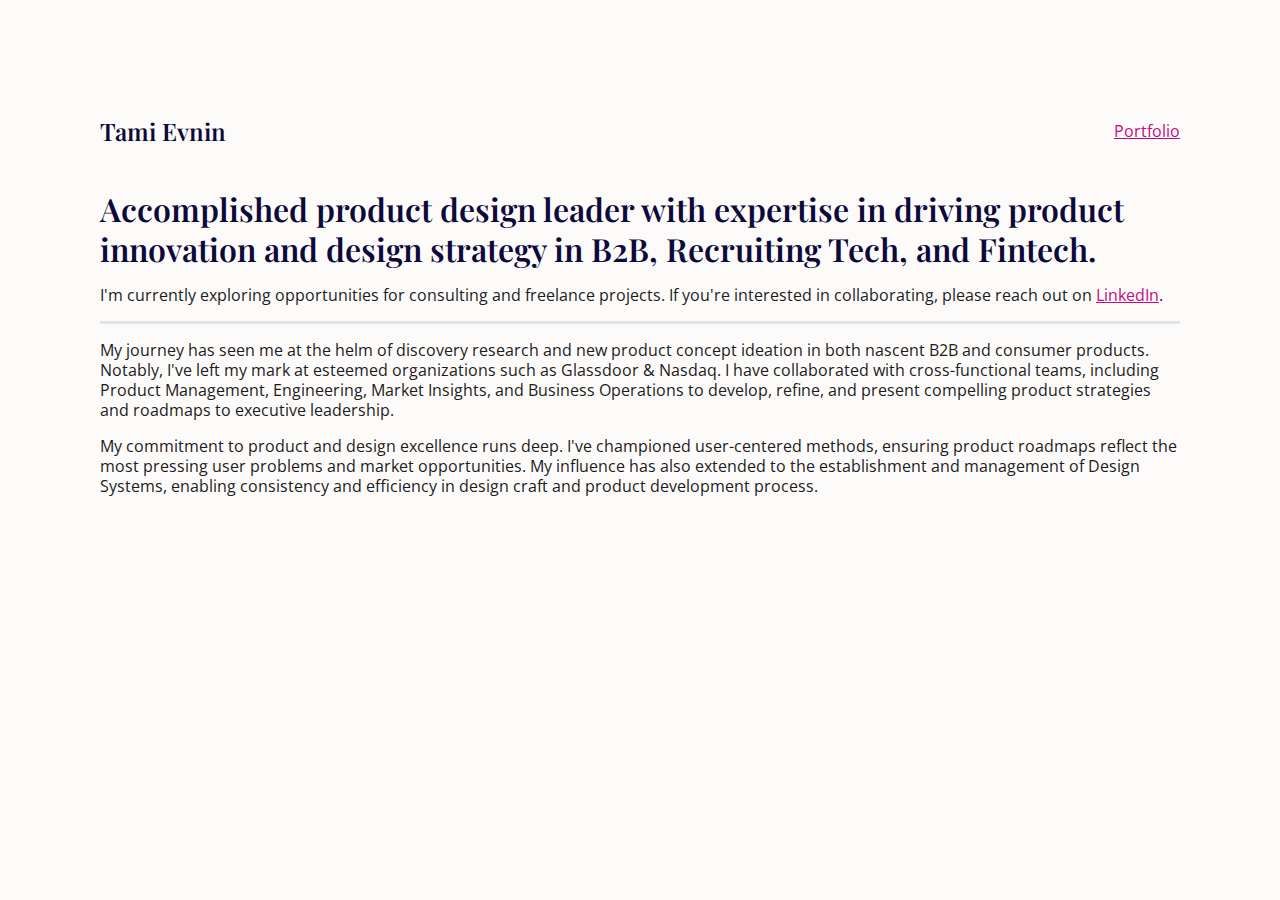
<file: index.html>
<!DOCTYPE html>
<html>
    <head>
        <meta charset="UTF-8">
        <meta name="viewport" content="width=device-width, initial-scale=1.0">
        <title>Tami Evnin - Portfolio</title>
        <link rel="preconnect" href="https://fonts.googleapis.com">
        <link rel="preconnect" href="https://fonts.gstatic.com" crossorigin>
        <link href="https://fonts.googleapis.com/css2?family=Noto+Color+Emoji&family=Open+Sans:wght@400;600;700;800&family=Playfair+Display:wght@400;600;700;900&display=swap" rel="stylesheet">
        <link rel="stylesheet" href="styles.css">
      </head>
<body>

    <header>
        <h1>Tami Evnin</h1>
        <nav>
            <!-- <a href="#">Home</a> -->
            <a href="portfolio/index.html">Portfolio</a>
        </nav>
    </header>

 

    <h2>Accomplished product design leader with expertise in driving product innovation and design strategy in B2B, Recruiting Tech, and Fintech.</h2>

    <p>I'm currently exploring opportunities for consulting and freelance projects. If you're interested in collaborating, please reach out on <a href="https://www.linkedin.com/in/tamiiiiiiiiiiii/">LinkedIn</a>.</p>

    <div class="divider"></div>
    <p>My journey has seen me at the helm of discovery research and new product concept ideation in both nascent B2B and consumer products. Notably, I've left my mark at esteemed organizations such as Glassdoor & Nasdaq. I have collaborated with cross-functional teams, including Product Management, Engineering, Market Insights, and Business Operations to develop, refine, and present compelling product strategies and roadmaps to executive leadership.</p>

    <p>My commitment to product and design excellence runs deep. I've championed user-centered methods, ensuring product roadmaps reflect the most pressing user problems and market opportunities. My influence has also extended to the establishment and management of Design Systems, enabling consistency and efficiency in design craft and product development process.</p>

    <script src="script.js"></script>
    
</p>
</body>
</html>
</file>
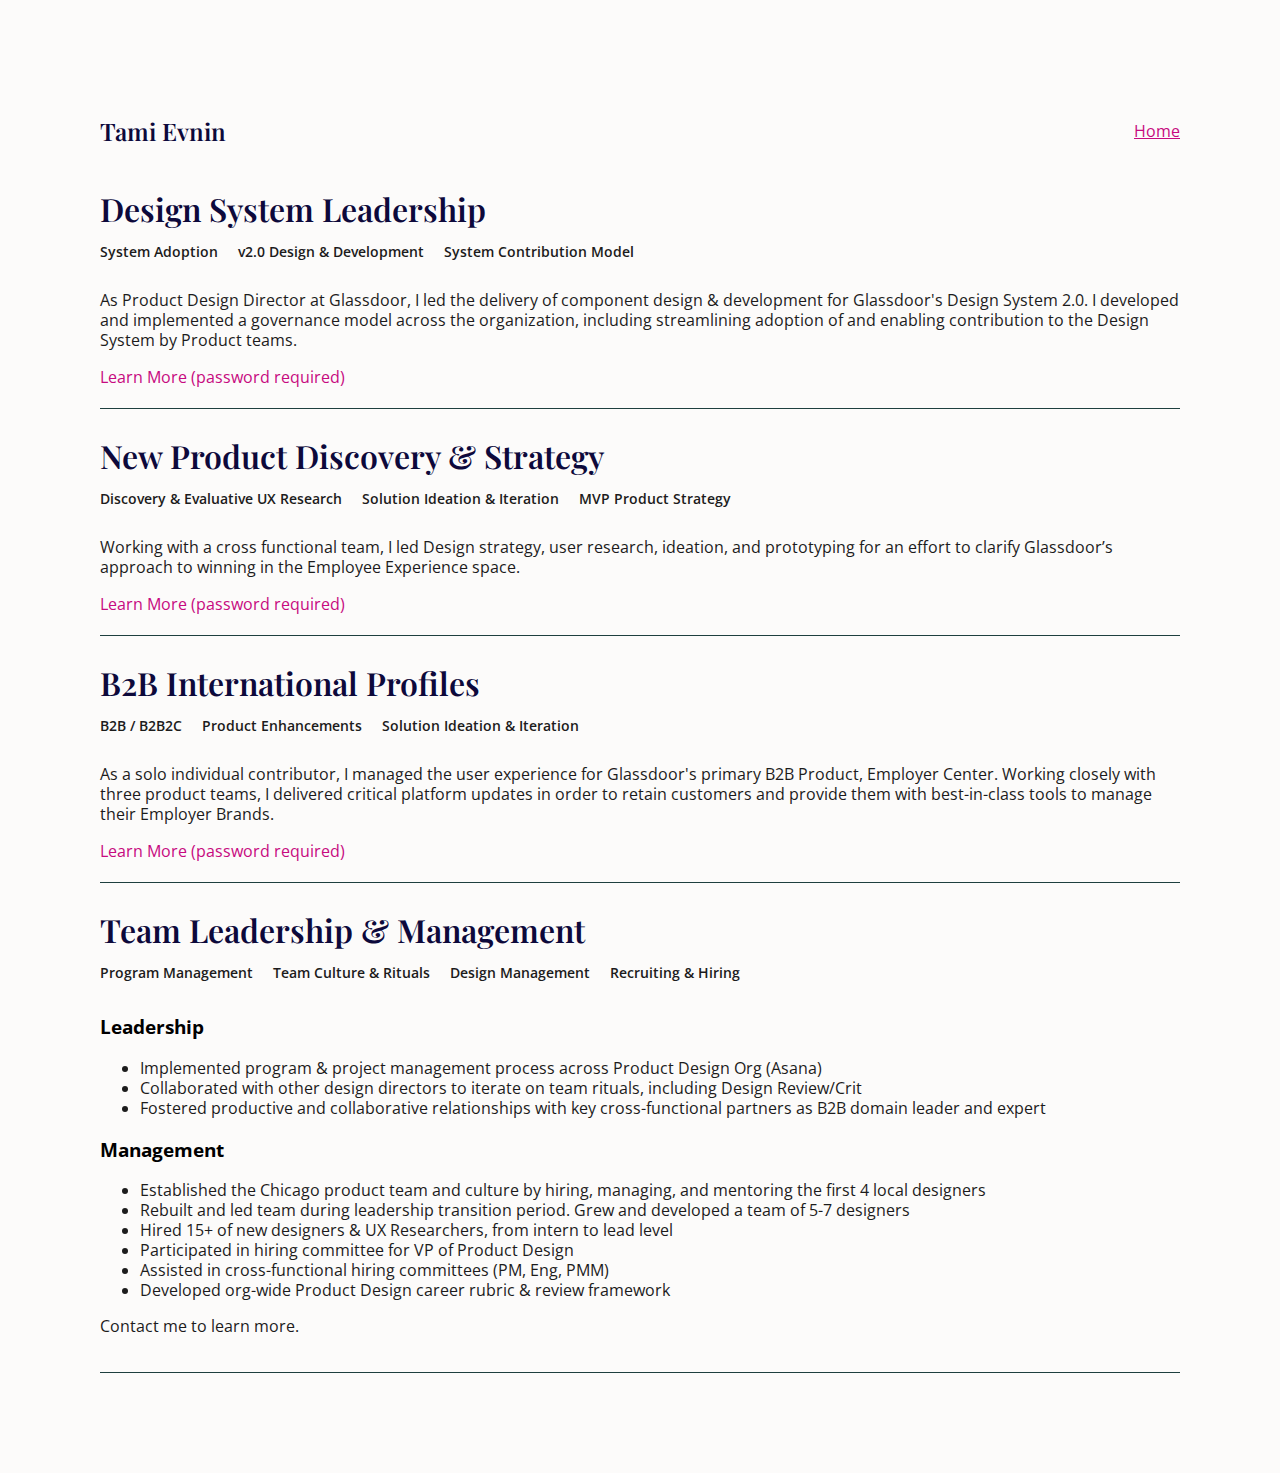
<file: portfolio/index.html>
<!DOCTYPE html>
<html lang="en">
<head>
  <meta charset="UTF-8">
  <meta name="viewport" content="width=device-width, initial-scale=1.0">
  <title>Tami Evnin - Portfolio</title>
  <link rel="preconnect" href="https://fonts.googleapis.com">
  <link rel="preconnect" href="https://fonts.gstatic.com" crossorigin>
  <link href="https://fonts.googleapis.com/css2?family=Noto+Color+Emoji&family=Open+Sans:wght@400;600;700;800&family=Playfair+Display:wght@400;600;700;900&display=swap" rel="stylesheet">
  <link rel="stylesheet" href="../styles.css">

</head>
<body>
  <!-- Your content goes here -->

    <header>
        <h1>Tami Evnin</h1>
        <nav>
            <a href="../index.html">Home</a>
            <!-- <a href="portfolio/index.html">Portfolio</a> -->
        </nav>
    </header>

  
    <div class="project">
        <h2>Design System Leadership</h2>
        <div class="tags">
            <p class="tag">System Adoption</p>
            <p class="tag">v2.0 Design & Development</p>
            <p class="tag">System Contribution Model</p>
        </div>
        <p>As Product Design Director at Glassdoor, I led the delivery of component design & development for Glassdoor&apos;s Design System 2.0. I developed and implemented a governance model across the organization, including streamlining adoption of and enabling contribution to the Design System by Product teams.</p>

        <button onclick="checkPassDS()">Learn More &#40;password required&#41;</button>
    </div>

    <div class="project">
        <h2>New Product Discovery & Strategy</h2>
        <div class="tags">
            <p class="tag">Discovery & Evaluative UX Research</p>
            <p class="tag">Solution Ideation & Iteration</p>
            <p class="tag">MVP Product Strategy</p>
        </div>
        <p>Working with a cross functional team, I led Design strategy, user research, ideation, and prototyping for an effort to clarify Glassdoor’s approach to winning in the Employee Experience space.</p>
        
        <button onclick="checkPassEX()">Learn More &#40;password required&#41;</button>
    </div>

    <div class="project">
        <h2>B2B International Profiles</h2>
        <div class="tags">
            <p class="tag">B2B / B2B2C</p>
            <p class="tag">Product Enhancements</p>
            <p class="tag">Solution Ideation & Iteration</p>
        </div>
        <p>As a solo individual contributor, I managed the user experience for Glassdoor&apos;s primary B2B Product, Employer Center. Working closely with three product teams, I delivered critical platform updates in order to retain customers and provide them with best-in-class tools to manage their Employer Brands.</p>
        
        <button onclick="checkPassB2B()">Learn More &#40;password required&#41;</button>
    </div>

    <div class="project">
        <h2>Team Leadership & Management</h2>
        <div class="tags">
            <p class="tag">Program Management</p>
            <p class="tag">Team Culture & Rituals</p>
            <p class="tag">Design Management</p>
            <p class="tag">Recruiting & Hiring</p>
        </div>
        
        <h3>Leadership</h3>
        <ul>
            <li>Implemented program & project management process across Product Design Org (Asana)</li>
            <li>Collaborated with other design directors to iterate on team rituals, including Design Review/Crit</li>
            <li>Fostered productive and collaborative relationships with key cross-functional partners as B2B domain leader and expert</li>
        </ul>
        
        <h3>Management</h3>
        <ul>
            <li>Established the Chicago product team and culture by hiring, managing, and mentoring the first 4 local designers</li>
            <li>Rebuilt and led team during leadership transition period. Grew and developed a team of 5-7 designers</li>
            <li>Hired 15+ of new designers & UX Researchers, from intern to lead level</li>
            <li>Participated in hiring committee for VP of Product Design</li>
            <li>Assisted in cross-functional hiring committees (PM, Eng, PMM)</li>
            <li>Developed org-wide Product Design career rubric & review framework</li>
        </ul>
            
        <!-- <iframe style="border: 1px solid rgba(0, 0, 0, 0.1);" src="https://www.figma.com/embed?embed_host=share&url=https%3A%2F%2Fwww.figma.com%2Fproto%2FnLM8V1Yxd0G3RdGpJbo3RS%2FPortfolio%3Fpage-id%3D0%253A1%26type%3Ddesign%26node-id%3D218-1125%26viewport%3D507%252C453%252C0.12%26t%3DPbstj9QTRqiuTO8N-1%26scaling%3Dscale-down%26starting-point-node-id%3D218%253A1125%26mode%3Ddesign" allowfullscreen></iframe> -->
        <p>Contact me to learn more.</p>
    </div>

    <script src="../script.js"></script>
</body>
</html>
</file>
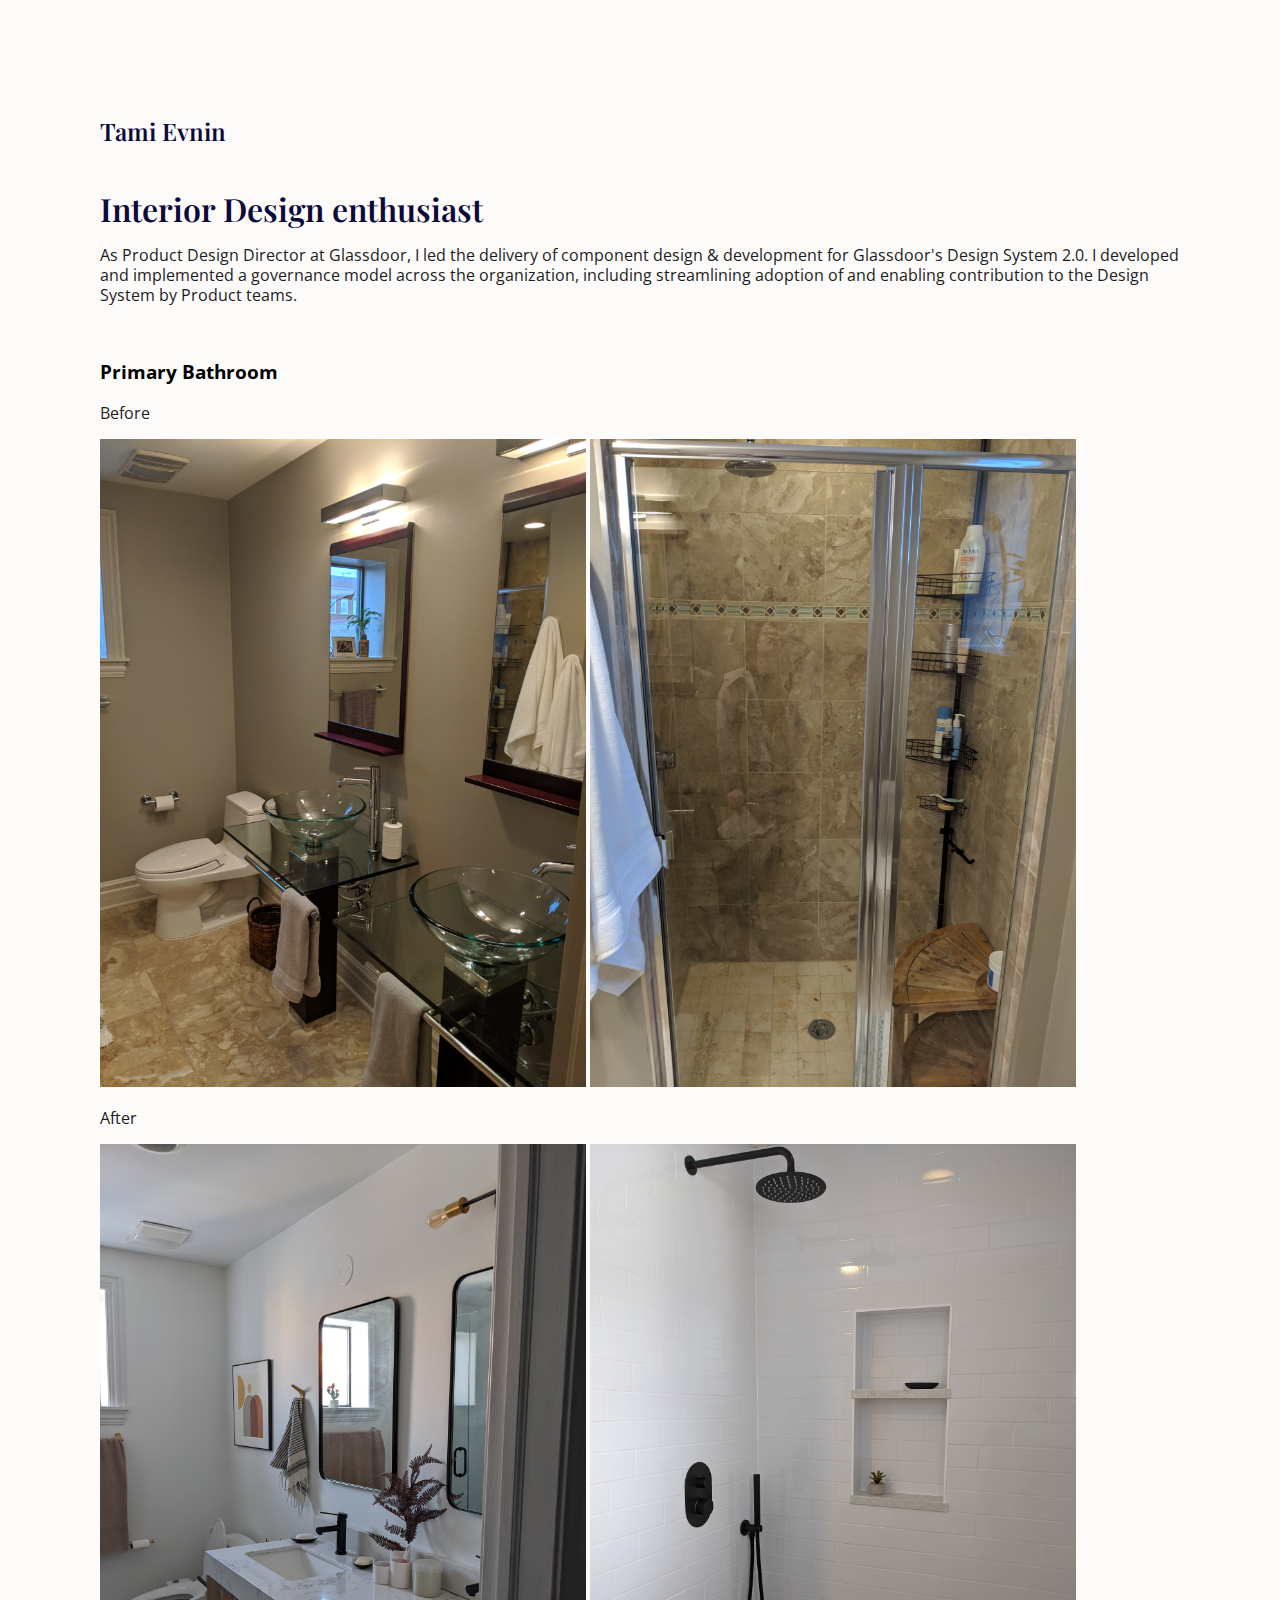
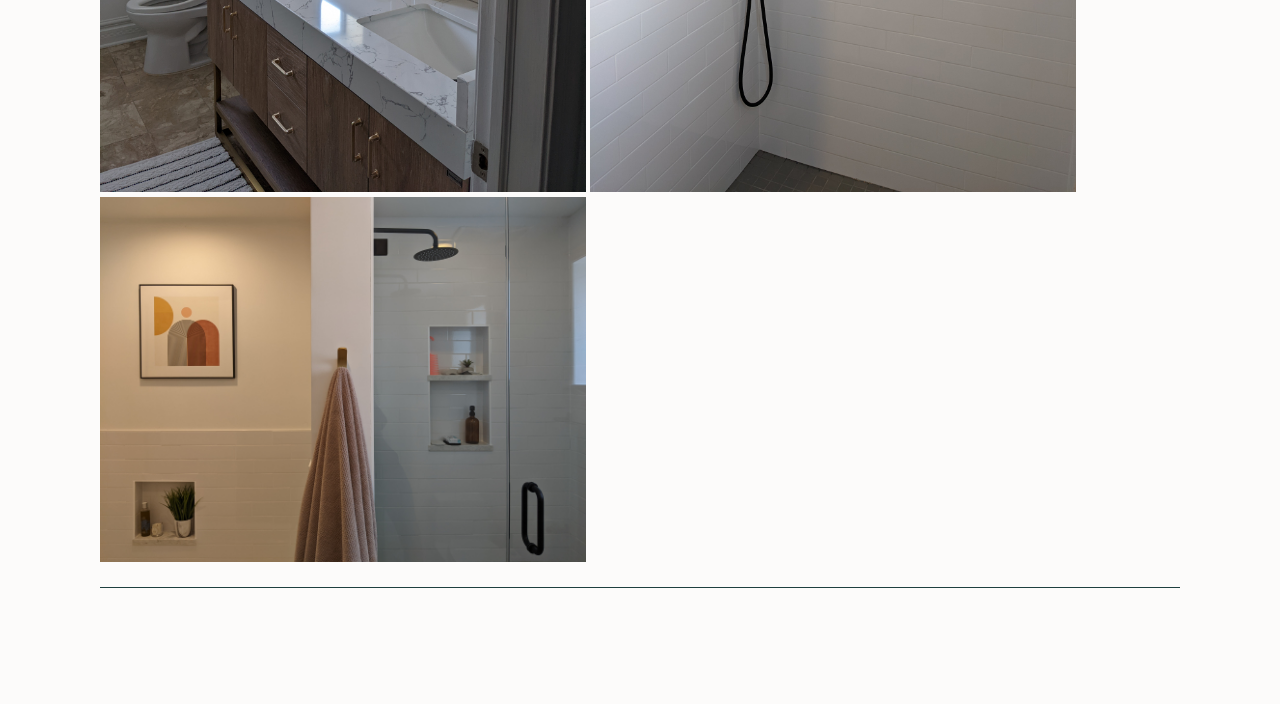
<file: interiors.html>
<!DOCTYPE html>
<html>
    <head>
        <meta charset="UTF-8">
        <meta name="viewport" content="width=device-width, initial-scale=1.0">
        <title>Tami Evnin - Portfolio</title>
        <link rel="preconnect" href="https://fonts.googleapis.com">
        <link rel="preconnect" href="https://fonts.gstatic.com" crossorigin>
        <link href="https://fonts.googleapis.com/css2?family=Noto+Color+Emoji&family=Open+Sans:wght@400;600;700;800&family=Playfair+Display:wght@400;600;700;900&display=swap" rel="stylesheet">
        <link rel="stylesheet" href="styles.css">
      </head>
<body>

    <!-- <div id="header-placeholder"></div> -->
    <header>
        <h1>Tami Evnin</h1>
        <!-- <div class="hamburger-menu" onclick="toggleMenu()">
            &#9776;
        </div> -->
    </header>

    <!-- <nav>
        <ul>
            <li><a href="#">Home</a></li>
            <li><a href="portfolio/index.html">Portfolio</a></li>
        </ul>
    </nav> -->

    <div class="intro">
        <h2>Interior Design enthusiast</h2>
        <!-- <div class="tags">
            <p class="tag">System Adoption</p>
            <p class="tag">v2.0 Design & Development</p>
            <p class="tag">System Contribution Model</p>
        </div> -->
        <p>As Product Design Director at Glassdoor, I led the delivery of component design & development for Glassdoor&apos;s Design System 2.0. I developed and implemented a governance model across the organization, including streamlining adoption of and enabling contribution to the Design System by Product teams.</p>
        <p class=""impact></p>
    </div>

    <div class="detail">
        <h3>Primary Bathroom</h3>
        <!-- <img src="../assets/images/structure.png" width="50%" height="50%" > -->
        <p>Before</p>
        <img src="assets/images/interiors/primary-sinks-before.jpg" width="45%" height="45%" />
        <img src="assets/images/interiors/primary-shower-before.jpg" width="45%" height="45%" />

        <p>After</p>
        <img src="assets/images/interiors/primary-vanity2-after.jpg" width="45%" height="45%" />
        <img src="assets/images/interiors/primary-shower-after.jpg" width="45%" height="45%" />
        <img src="assets/images/interiors/primary-shower-tub-after.jpg" width="45%" height="45%" />
    </div>

    <script src="script.js"></script>
    
</p>
</body>
</html>
</file>
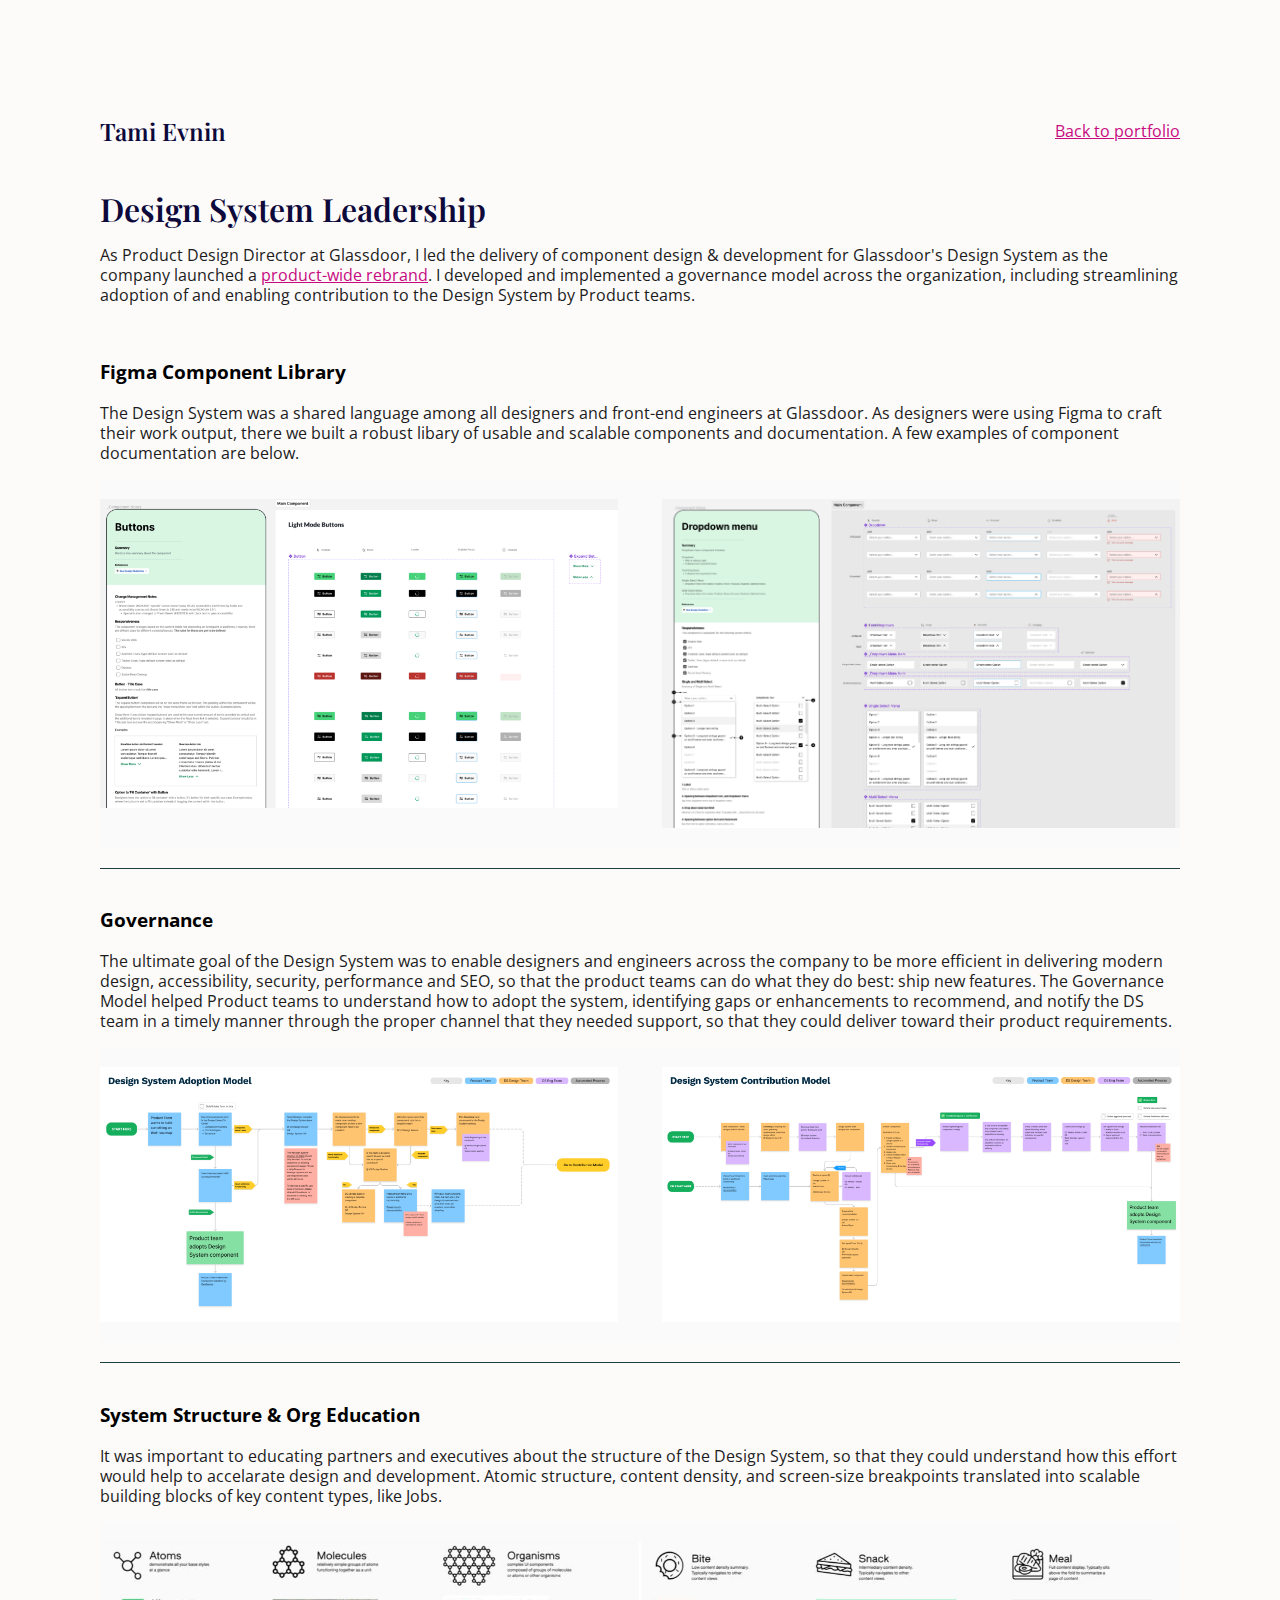
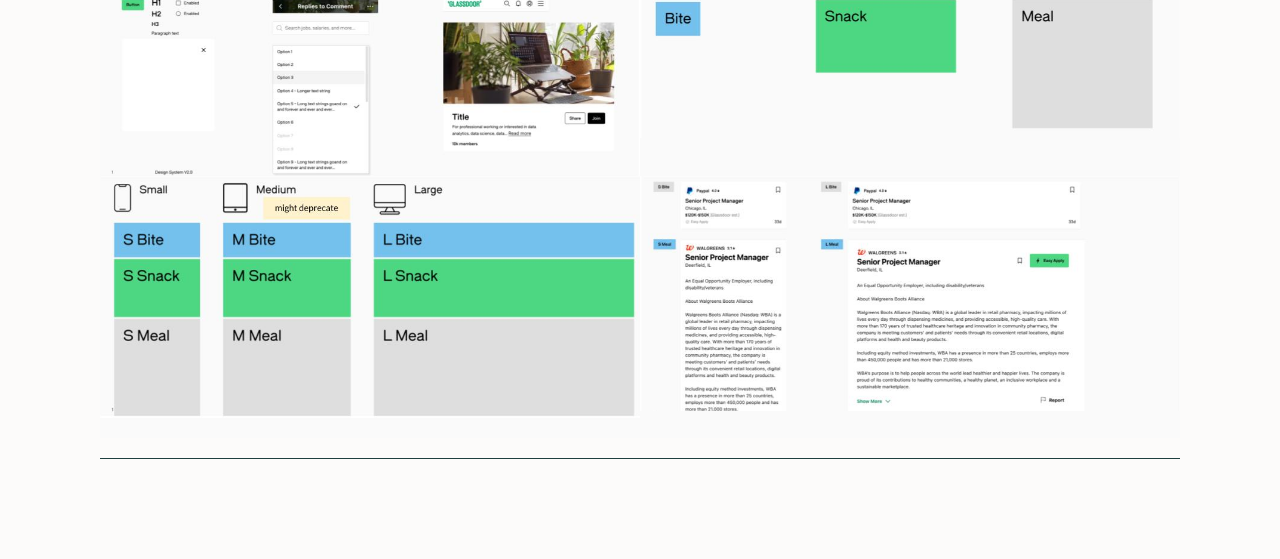
<file: portfolio/design-system.html>
<!DOCTYPE html>
<html lang="en">
<head>
  <meta charset="UTF-8">
  <meta name="viewport" content="width=device-width, initial-scale=1.0">
  <title>Tami Evnin - Design System</title>
  <link rel="preconnect" href="https://fonts.googleapis.com">
  <link rel="preconnect" href="https://fonts.gstatic.com" crossorigin>
  <link href="https://fonts.googleapis.com/css2?family=Noto+Color+Emoji&family=Open+Sans:wght@400;600;700;800&family=Playfair+Display:wght@400;600;700;900&display=swap" rel="stylesheet">
  <link rel="stylesheet" href="../styles.css">
  <meta name="robots" content="noindex, nofollow">
</head>
<body>
  <!-- Your content goes here -->

    <header>
        <h1>Tami Evnin</h1>
        <nav>
            <a href="index.html">Back to portfolio</a>
        </nav>
    </header>
  
    <div class="intro">
        <h2>Design System Leadership</h2>
        <!-- <div class="tags">
            <p class="tag">System Adoption</p>
            <p class="tag">v2.0 Design & Development</p>
            <p class="tag">System Contribution Model</p>
        </div> -->
        <p>As Product Design Director at Glassdoor, I led the delivery of component design & development for Glassdoor's Design System as the company launched a <a href="https://www.glassdoor.com/blog/welcome-to-the-new-glassdoor/" target="_blank">product-wide rebrand</a>. I developed and implemented a governance model across the organization, including streamlining adoption of and enabling contribution to the Design System by Product teams.</p>
        <p class="impact"></p>
    </div>


    <div class="detail">
        <h3>Figma Component Library</h3>
        <!-- <img src="../assets/images/structure.png" width="50%" height="50%" > -->
        <p>The Design System was a shared language among all designers and front-end engineers at Glassdoor. As designers were using Figma to craft their work output, there we built a robust libary of usable and scalable components and documentation. A few examples of component documentation are below.</p>
        <div class="img-group">
            <img class="lightbox-image" src="../assets/images/ds-buttons.png" width="48%" height="48%" />
            <img class="lightbox-image" src="../assets/images/ds-dropdowns.png" width="48%" height="48%" />
        </div>

    </div>

    <div class="detail">
        <h3>Governance</h3>
        <!-- <img src="../assets/images/structure.png" width="50%" height="50%" > -->
        <p>The ultimate goal of the Design System was to enable designers and engineers across the company to be more efficient in delivering modern design, accessibility, security, performance and SEO, so that the product teams can do what they do best: ship new features. The Governance Model helped Product teams to understand how to adopt the system, identifying gaps or enhancements to recommend, and notify the DS team in a timely manner through the proper channel that they needed support, so that they could deliver toward their product requirements.</p>
        <div class="img-group">
            <img class="lightbox-image" src="../assets/images/adoption-model.png" width="48%" height="48%" />
            <img class="lightbox-image" src="../assets/images/contribution-model.png" width="48%" height="48%" />
        </div>
        
    </div>

    <div class="detail">
        <h3>System Structure & Org Education</h3>
        <!-- <img src="../assets/images/structure.png" width="50%" height="50%" > -->
        <p>It was important to educating partners and executives about the structure of the Design System, so that they could understand how this effort would help to accelarate design and development. Atomic structure, content density, and screen-size breakpoints translated into scalable building blocks of key content types, like Jobs.</p>
        <div class="img-group">
            <img class="lightbox-image" src="../assets/images/atomic-structure.png" width="50%" height="50%" />
            <img class="lightbox-image" src="../assets/images/content-density.png" width="50%" height="50%" />
            <img class="lightbox-image" src="../assets/images/breakpoints.png" width="50%" height="50%" />
            <img class="lightbox-image" src="../assets/images/ds-examples.png" width="50%" height="50%" />
        </div>
        
    </div>

    <script src="../script.js"></script>
</body>
</html>
</file>
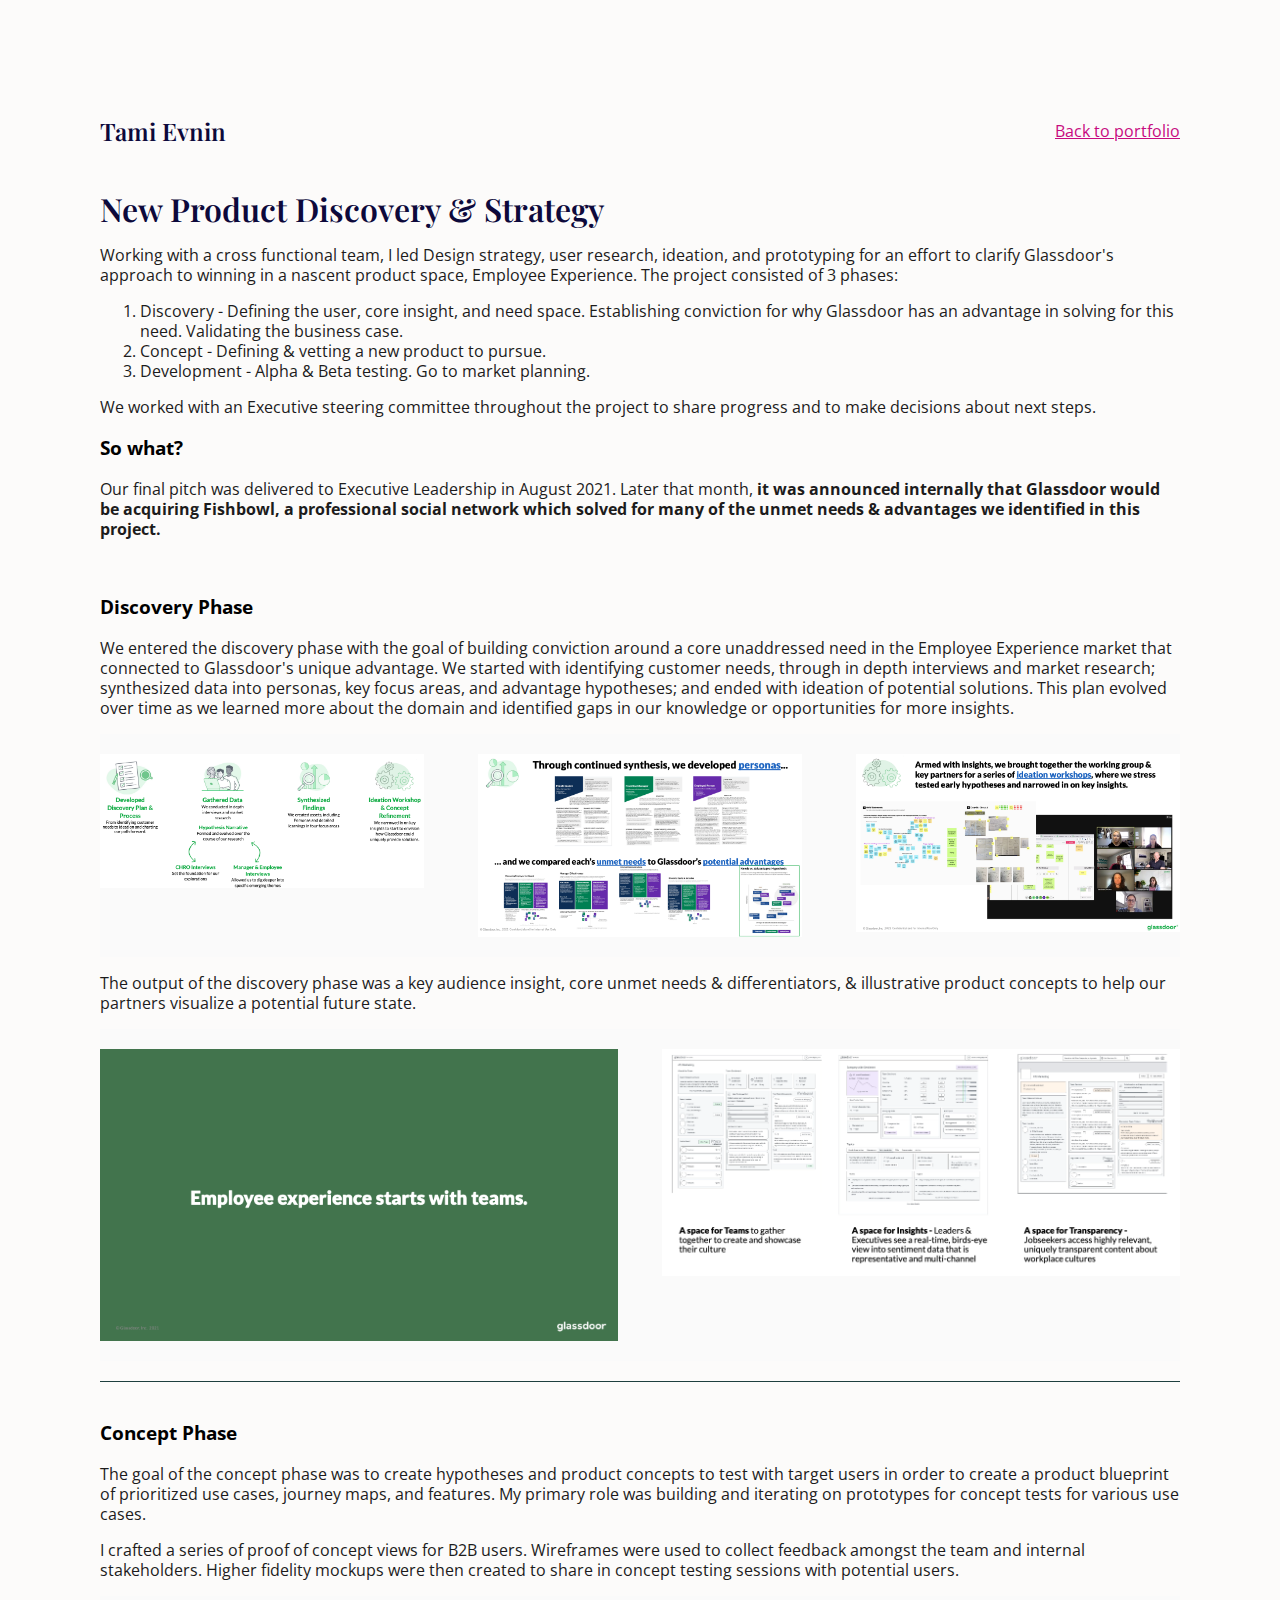
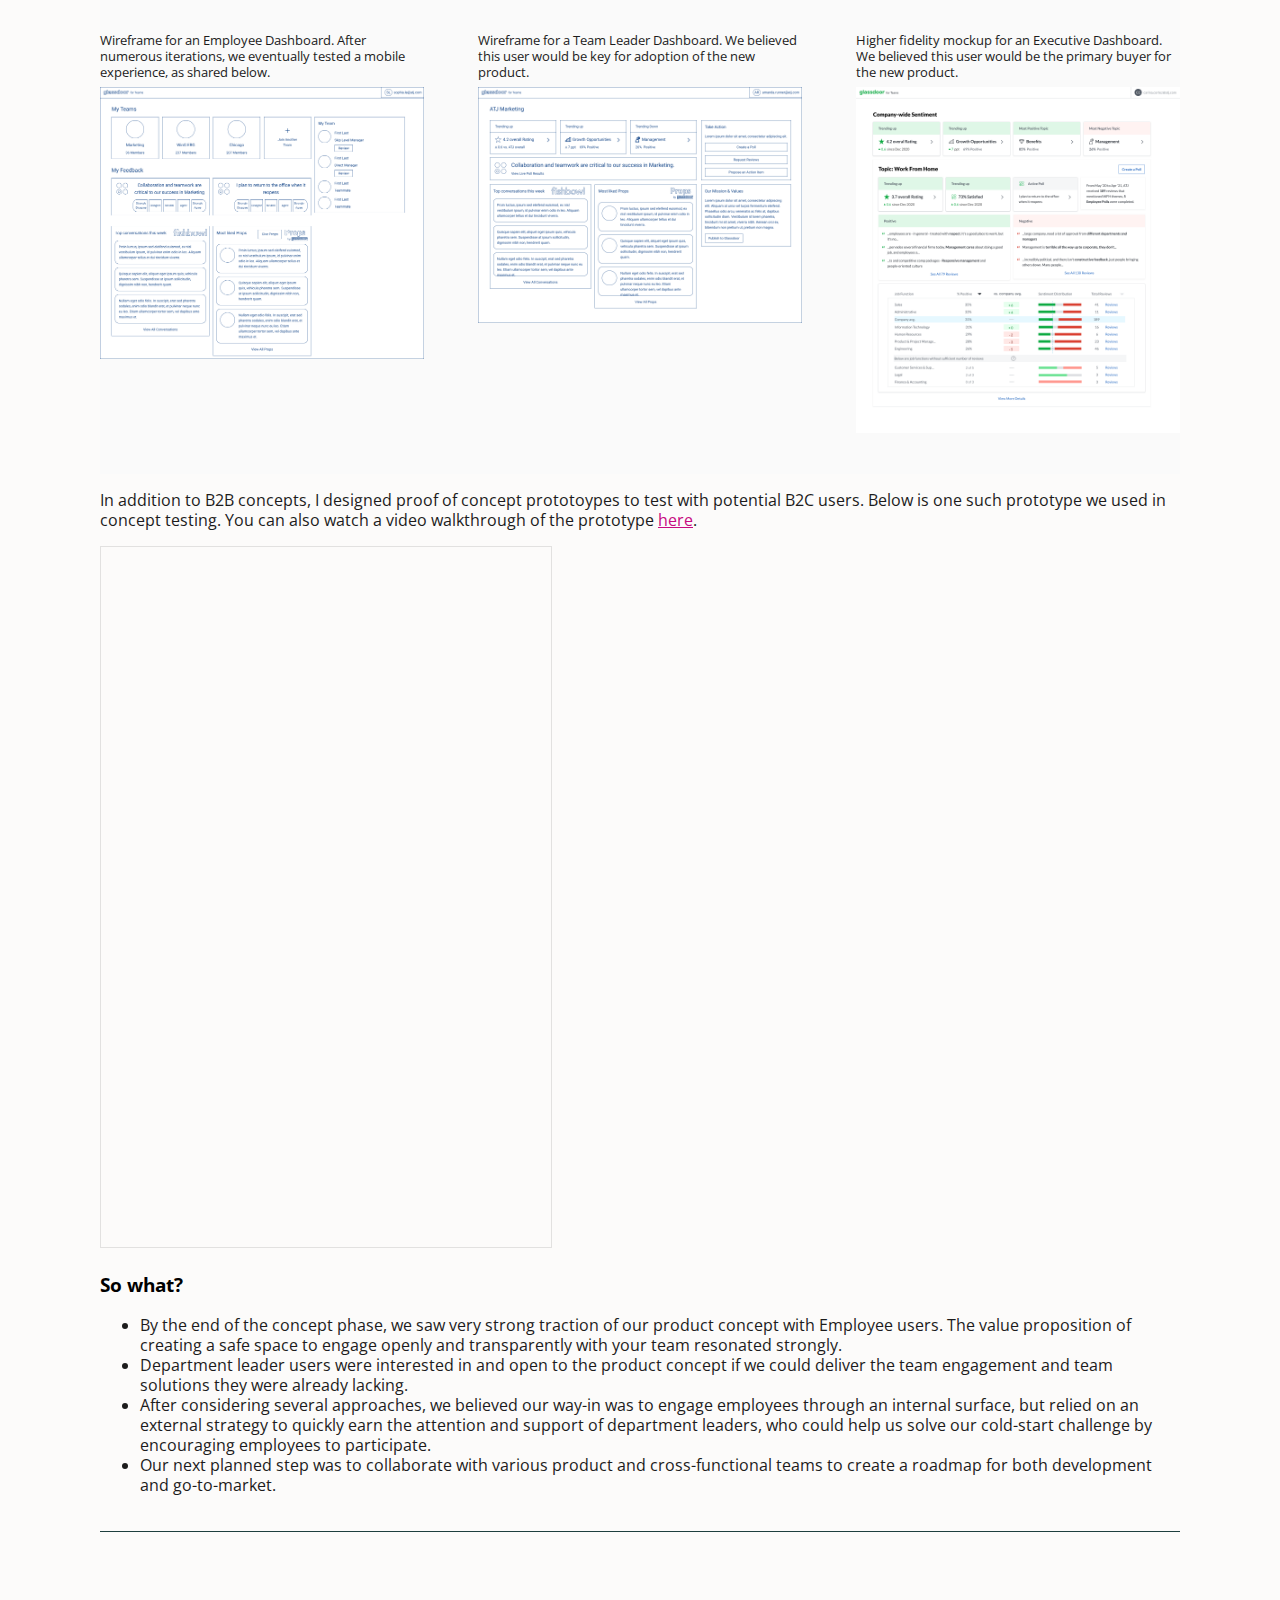
<file: portfolio/zero-to-one.html>
<!DOCTYPE html>
<html lang="en">
<head>
  <meta charset="UTF-8">
  <meta name="viewport" content="width=device-width, initial-scale=1.0">
  <title>Tami Evnin - Zero to One Product</title>
  <link rel="preconnect" href="https://fonts.googleapis.com">
  <link rel="preconnect" href="https://fonts.gstatic.com" crossorigin>
  <link href="https://fonts.googleapis.com/css2?family=Noto+Color+Emoji&family=Open+Sans:wght@400;600;700;800&family=Playfair+Display:wght@400;600;700;900&display=swap" rel="stylesheet">
  <link rel="stylesheet" href="../styles.css">
  <meta name="robots" content="noindex, nofollow">

</head>
<body>
  <!-- Your content goes here -->

    <header>
        <h1>Tami Evnin</h1>
        <nav>
            <a href="index.html">Back to portfolio</a>
        </nav>
    </header>
  
    <div class="intro">
        <h2>New Product Discovery & Strategy</h2>
        <!-- <div class="tags">
            <p class="tag">System Adoption</p>
            <p class="tag">v2.0 Design & Development</p>
            <p class="tag">System Contribution Model</p>
        </div> -->
        <p>Working with a cross functional team, I led Design strategy, user research, ideation, and prototyping for an effort to clarify Glassdoor&apos;s approach to winning in a nascent product space, Employee Experience. The project consisted of 3 phases:</p>
            <ol>
                <li>Discovery - Defining the user, core insight, and need space. Establishing conviction for why Glassdoor has an advantage in solving for this need. Validating the business case.</li>
                <li>Concept - Defining & vetting a new product to pursue.</li>
                <li>Development - Alpha & Beta testing. Go to market planning.</li>
            </ol>
            <p>We worked with an Executive steering committee throughout the project to share progress and to make decisions about next steps.</p>
        <div class="impact">
            <h3>So what?</h3>
            <p>Our final pitch was delivered to Executive Leadership in August 2021. Later that month, <b>it was announced internally that Glassdoor would be acquiring Fishbowl, a professional social network which solved for many of the unmet needs & advantages we identified in this project.</b></p>
        </div>
    </div>


    <div class="detail">
        <h3>Discovery Phase</h3>
        <!-- <img src="../assets/images/structure.png" width="50%" height="50%" > -->
        <p>We entered the discovery phase with the goal of building conviction around a core unaddressed need in the Employee Experience market that connected to Glassdoor&apos;s unique advantage. We started with identifying customer needs, through in depth interviews and market research; synthesized data into personas, key focus areas, and advantage hypotheses; and ended with ideation of potential solutions. This plan evolved over time as we learned more about the domain and identified gaps in our knowledge or opportunities for more insights.</p>
        <div class="img-group">
            <img class="lightbox-image" src="../assets/images/ex-discovery-steps.png" width="30%" height="30%" />
            <img class="lightbox-image" src="../assets/images/ex-synthesis.png" width="30%" height="30%" />
            <img class="lightbox-image" src="../assets/images/ex-ideation.png" width="30%" height="30%" />
        </div>
        

        <div class="impact">
            <p>The output of the discovery phase was a key audience insight, core unmet needs & differentiators, & illustrative product concepts to help our partners visualize a potential future state.</p>
            <!-- <img src="../assets/images/ex-discovery-outcomes.png" width="100%" height="100%" /> -->
            <div class="img-group">
                <img class="lightbox-image" src="../assets/images/ex-discovery-outcomes2.png" width="48%" height="48%" />
                <img class="lightbox-image" src="../assets/images/ex-discovery-mockups.png" width="48%" height="48%" />
            </div>

            <!-- <div class="img-group">
                <img src="../assets/images/ex-discovery-team.png" width="30%" height="30%" />
                <img src="../assets/images/ex-discovery-leader.png" width="30%" height="30%" />
                <img src="../assets/images/ex-discovery-exec.png" width="30%" height="30%" />
            </div> -->



        </div>
    </div>

    <div class="detail">
        <h3>Concept Phase</h3>
        <!-- <img src="../assets/images/structure.png" width="50%" height="50%" > -->
        <p>The goal of the concept phase was to create hypotheses and product concepts to test with target users in order to create a product blueprint of prioritized use cases, journey maps, and features. My primary role was building and iterating on prototypes for concept tests for various use cases.</p>
        <p>I crafted a series of proof of concept views for B2B users. Wireframes were used to collect feedback amongst the team and internal stakeholders. Higher fidelity mockups were then created to share in concept testing sessions with potential users.</p>
        <div class="img-group">
            <figure>
                <figcaption>Wireframe for an Employee Dashboard. After numerous iterations, we eventually tested a mobile experience, as shared below.</figcaption>
                <img class="lightbox-image" src="../assets/images/ex-employee-wire.png" width="100%" height="100%" />
            </figure>
            <figure>
                <figcaption>Wireframe for a Team Leader Dashboard. We believed this user would be key for adoption of the new product.</figcaption>
                <img class="lightbox-image" src="../assets/images/ex-teamleader-wire.png" width="100%" height="100%" />
            </figure>
            <figure>
                <figcaption>Higher fidelity mockup for an Executive Dashboard. We believed this user would be the primary buyer for the new product.</figcaption>
                <img class="lightbox-image" src="../assets/images/ex-exec.png" width="100%" height="100%"/>
            </figure>
        </div>

        <p>In addition to B2B concepts, I designed proof of concept prototoypes to test with potential B2C users. Below is one such prototype we used in concept testing. You can also watch a video walkthrough of the prototype <a href="https://drive.google.com/file/d/14ga9fcmIJ0DoKj-0IIXfttrtnLOIWO3T/view?usp=sharing" target="_blank">here</a>.</p>
        <iframe style="border: 1px solid rgba(0, 0, 0, 0.1);" width="450" height="700" src="https://www.figma.com/embed?embed_host=share&url=https%3A%2F%2Fwww.figma.com%2Fproto%2FtyVPMxY0QW6pyZCRohXBKj%2FPhase-2-Employee-Research%3Fpage-id%3D0%253A1%26type%3Ddesign%26node-id%3D21-1046%26viewport%3D540%252C458%252C0.04%26t%3DWiMnTdZdtmWzwr5c-1%26scaling%3Dscale-down%26starting-point-node-id%3D21%253A1046%26mode%3Ddesign" allowfullscreen></iframe>

        <h3>So what?</h3>
        <ul>
            <li>By the end of the concept phase, we saw very strong traction of our product concept with Employee users. The value proposition of creating a safe space to engage openly and transparently with your team resonated strongly.</li>
            <li>Department leader users were interested in and open to the product concept if we could deliver the team engagement and team solutions they were already lacking.</li>
            <li>After considering several approaches, we believed our way-in was to engage employees through an internal surface, but relied on an external strategy to quickly earn the attention and support of department leaders, who could help us solve our cold-start challenge by encouraging employees to participate.</li>
            <li>Our next planned step was to collaborate with various product and cross-functional teams to create a roadmap for both development and go-to-market.</li>
        </ul>
    </div>

    <script src="../script.js"></script>
</body>
</html>
</file>
<file: styles.css>
/* Regular styles for all screens */
body {
    margin: 0;
    padding: 100px;
    background-color: #fcfbfa;
    font-family: 'Open Sans', Arial, Helvetica, sans-serif;

}

header {
    /* position: relative; */
    display: flex;
    justify-content: space-between;
    align-items: center;
}

/* Hamburger menu styles */
.hamburger-menu {
    height: 64px;
    width: 64px;
    background-image: url('assets/noun-hamburger-navy.png');
    background-size: cover;
    background-position: center;
    background-repeat: no-repeat;
    cursor: pointer;
    
}

nav {


}

nav.active {

}

nav ul {

}

nav li {

    
}

nav a {

}


h1, h2 {
    color: #0D093B;
    font-family: 'Playfair Display', serif;
    font-size: 1.5rem;
    font-weight: 600;
    line-height: 1.25;
}

h2 {
    font-size: 2rem;
    margin-bottom: 0;
}

p, li, figcaption {
    color: #1c1c1c;
    /*font-family: 'Open Sans', Arial, Helvetica, sans-serif;*/
    line-height: 1.25;
}

figcaption {
    padding-bottom: 0.5em;
    font-size: 0.8em;

}
span.emoji{
    font-family: 'Noto Color Emoji', sans-serif;
    font-size: 120%;
}

p.tag {
    font-size: 14px;
    font-weight: 600;
    padding: 0 20px 0 0;
}

a {
    /* color: #590696; Looks like a visited link */
    color: #C70A80;
    cursor: pointer;
}

button {
    border: none;
    background: none;
    padding: 0;
    color: #C70A80;
    font-size: 1em;
    font-family: 'Open Sans', Arial, Helvetica, sans-serif;
    cursor: pointer;

}

figure {
    width: 30%;
    margin-inline-start: 0;
    margin-inline-end: 0;
    background-color: none;
}

div.project, div.detail {
    border-bottom: 1px #1e3f3f solid;
    padding-bottom: 20px;
    
    .tags {
        display: flex;
    }
}

div.detail {
    /* width: 100%;
    background-color: #fafafa; */
    padding-top: 20px;
}

.img-group {
    display: flex;
    flex-flow: row wrap;
    justify-content: space-between;
    align-items: flex-start;
    background-color: #FAFAFA;
    padding: 20px 0 20px 0;
}

/* Lightbox styles */
.lightbox {
    display: none;
    position: fixed;
    top: 0;
    left: 0;
    width: 100%;
    height: 100%;
    background: rgba(0, 0, 0, 0.9);
    justify-content: center;
    align-items: center;
}
.lightbox-image{
    cursor: pointer;
}
.lightbox img {
    max-width: 98%;
    max-height: 98%;
}
.lightbox.active {
    display: flex;
}

div.divider {
    border-top: #e5e4e4 solid;
}
  

/* Media query for screens with a maximum width of 767px (typical for mobile devices) */
@media only screen and (max-width: 767px) {
    /* Add any other mobile-specific styles */
    body {
        padding: 20px;
    }
    iframe {
        height: 300px;
    }
    nav.active {
        display: flex; /* Show the navigation when active (toggled) */
        /* flex-direction: row-reverse; */
        justify-content: flex-end;
        flex-wrap: nowrap;
        right: 25px; /* Move the overlay to the screen */
        top: 0;
        width: 100%;
        height: 100%;
    }

}
  
/* Media query for screens between 768px and 1023px (tablet landscape) */
@media only screen and (min-width: 768px) and (max-width: 1023px) {
    /* Add any other tablet-specific styles */
    body {
        padding: 20px;
    }
    iframe {
        height: 300px;
    }

}
  
/* Media query for screens 1024px and larger (desktop) */
 @media only screen and (min-width: 1024px) {
    /* Add any other desktop-specific styles */

 }
</file>
